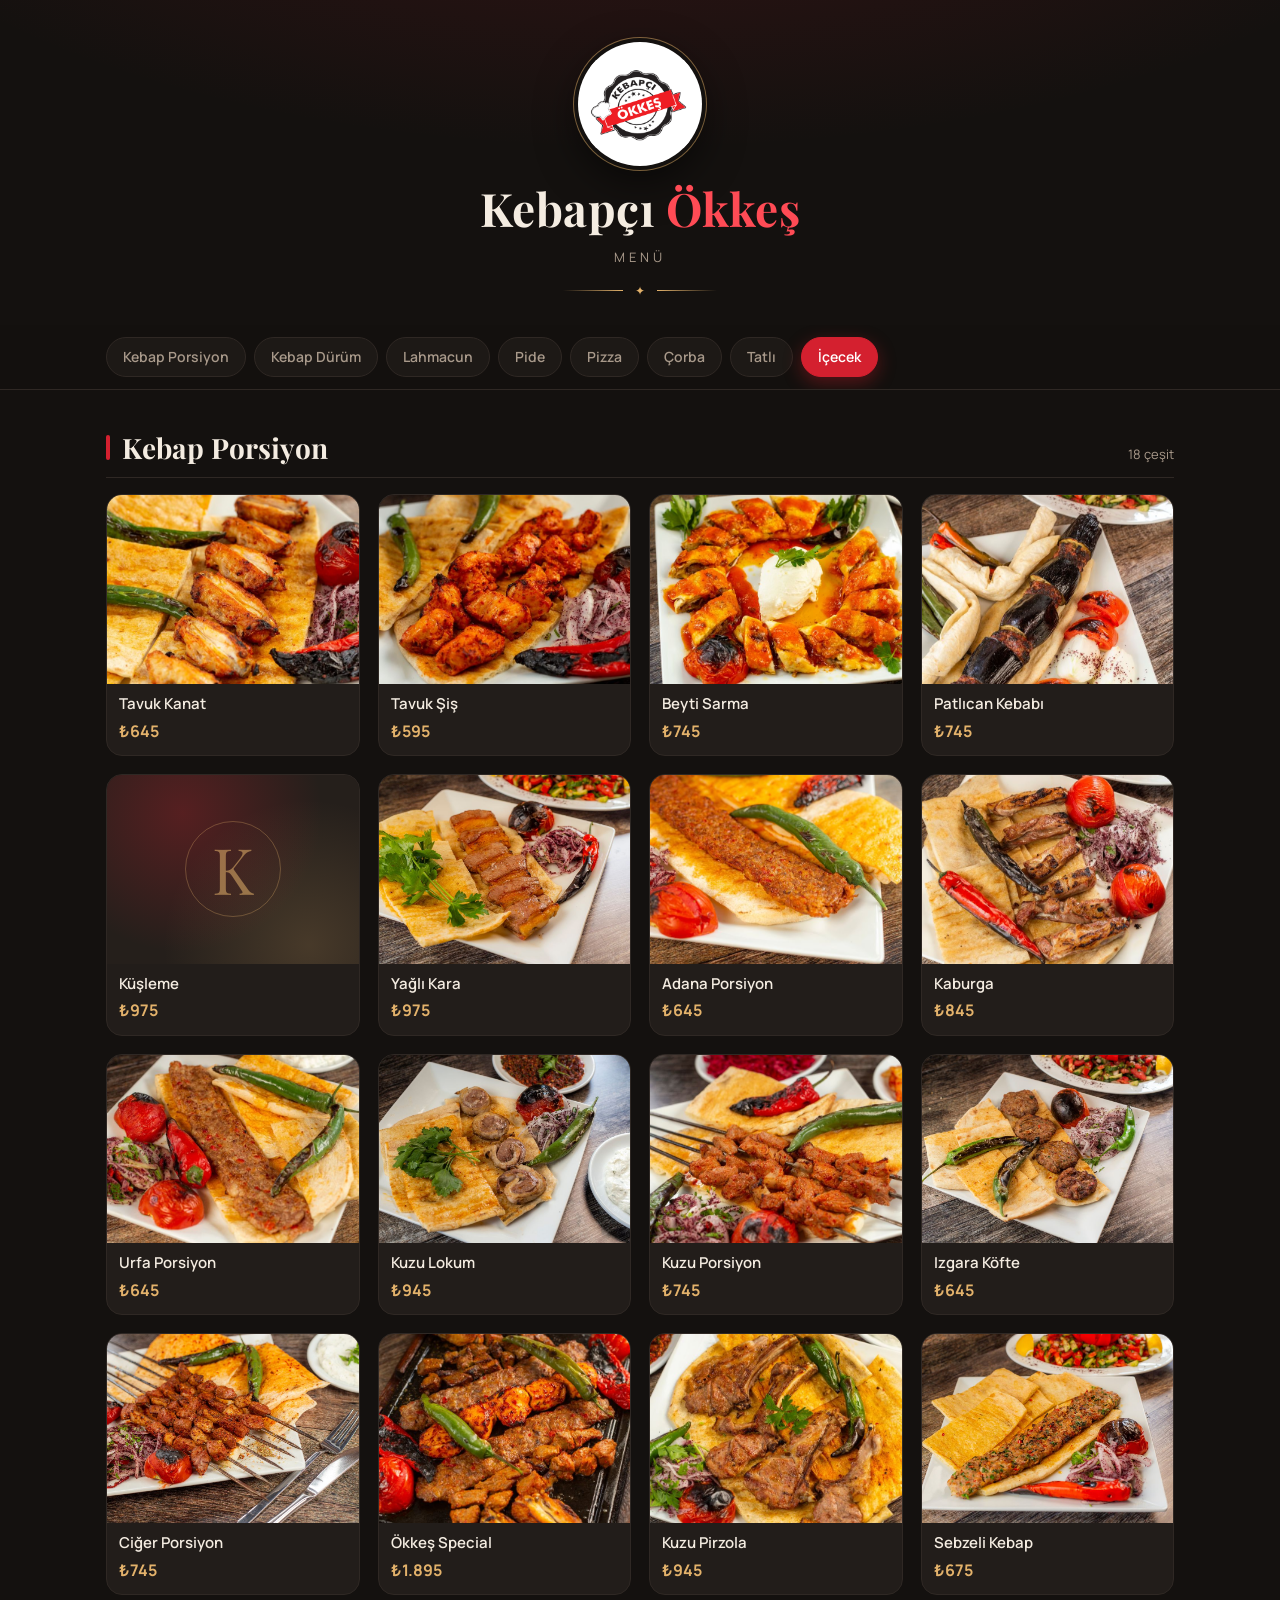
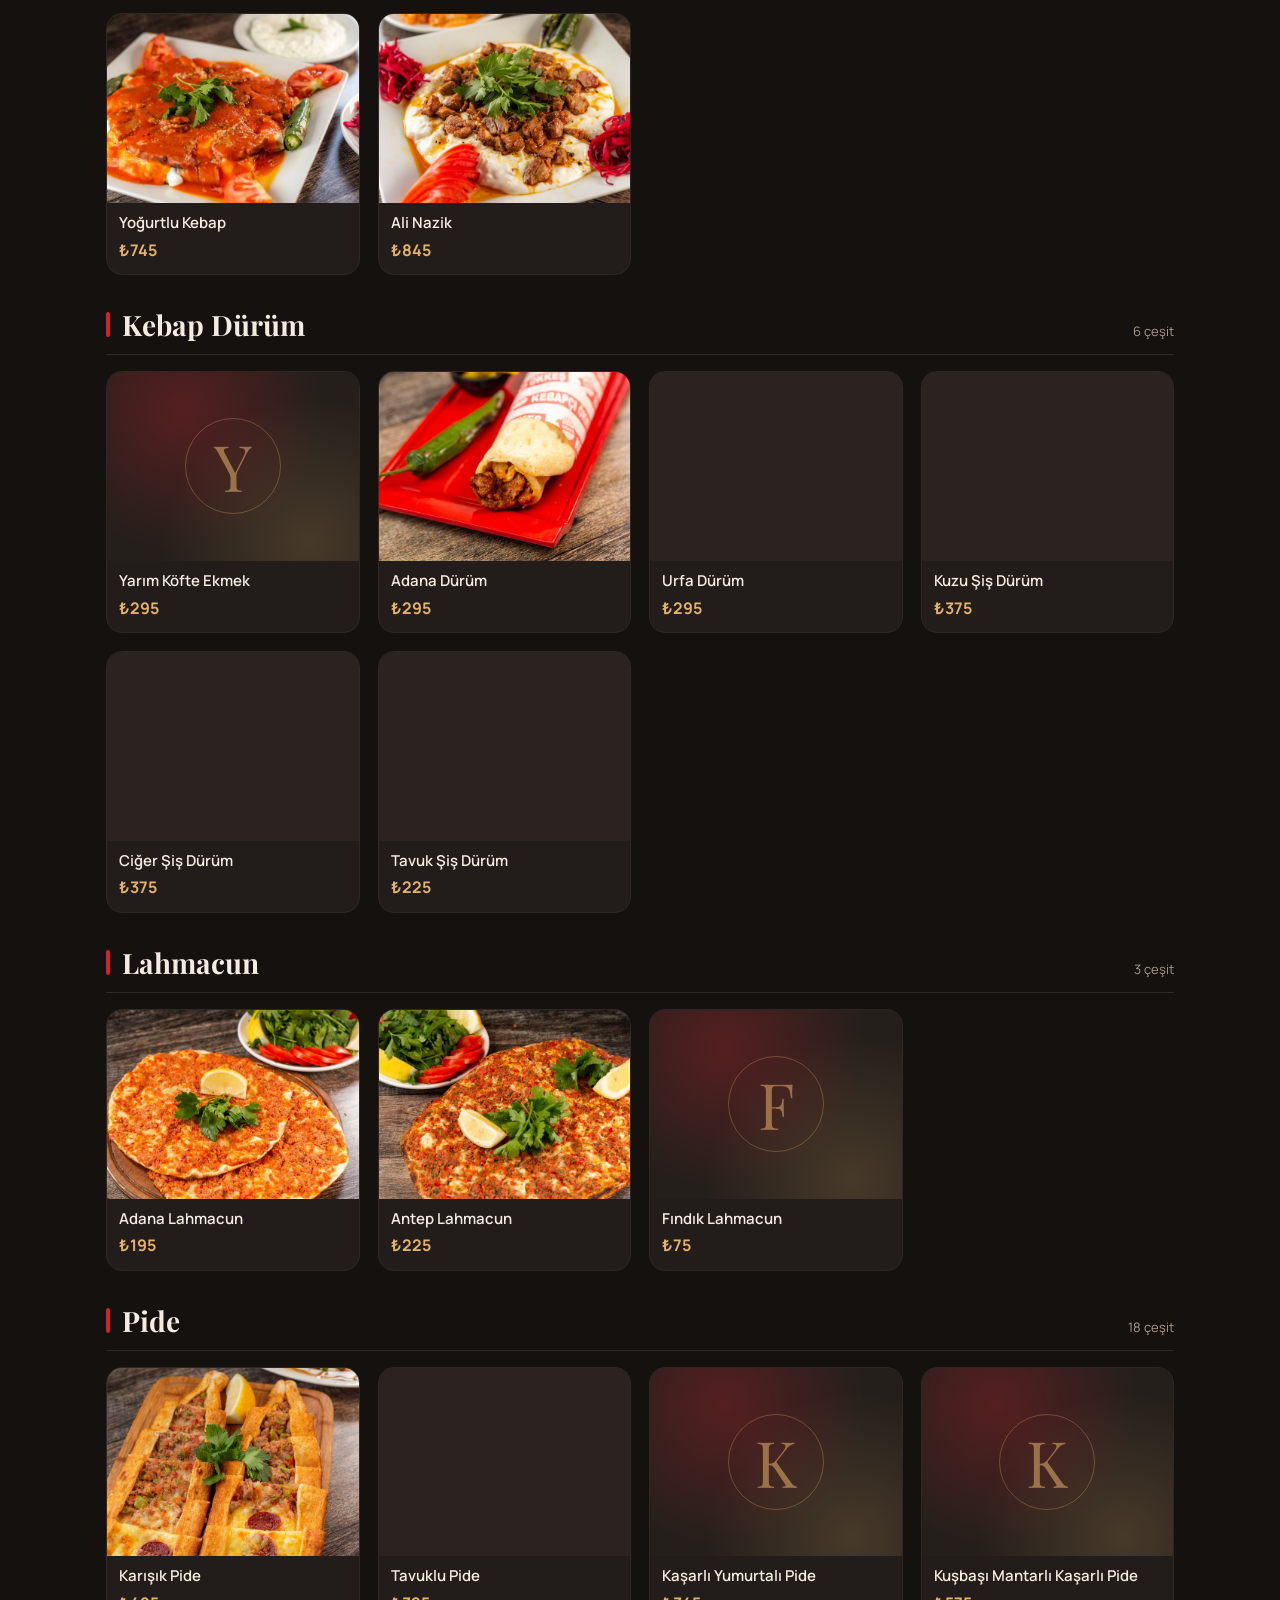
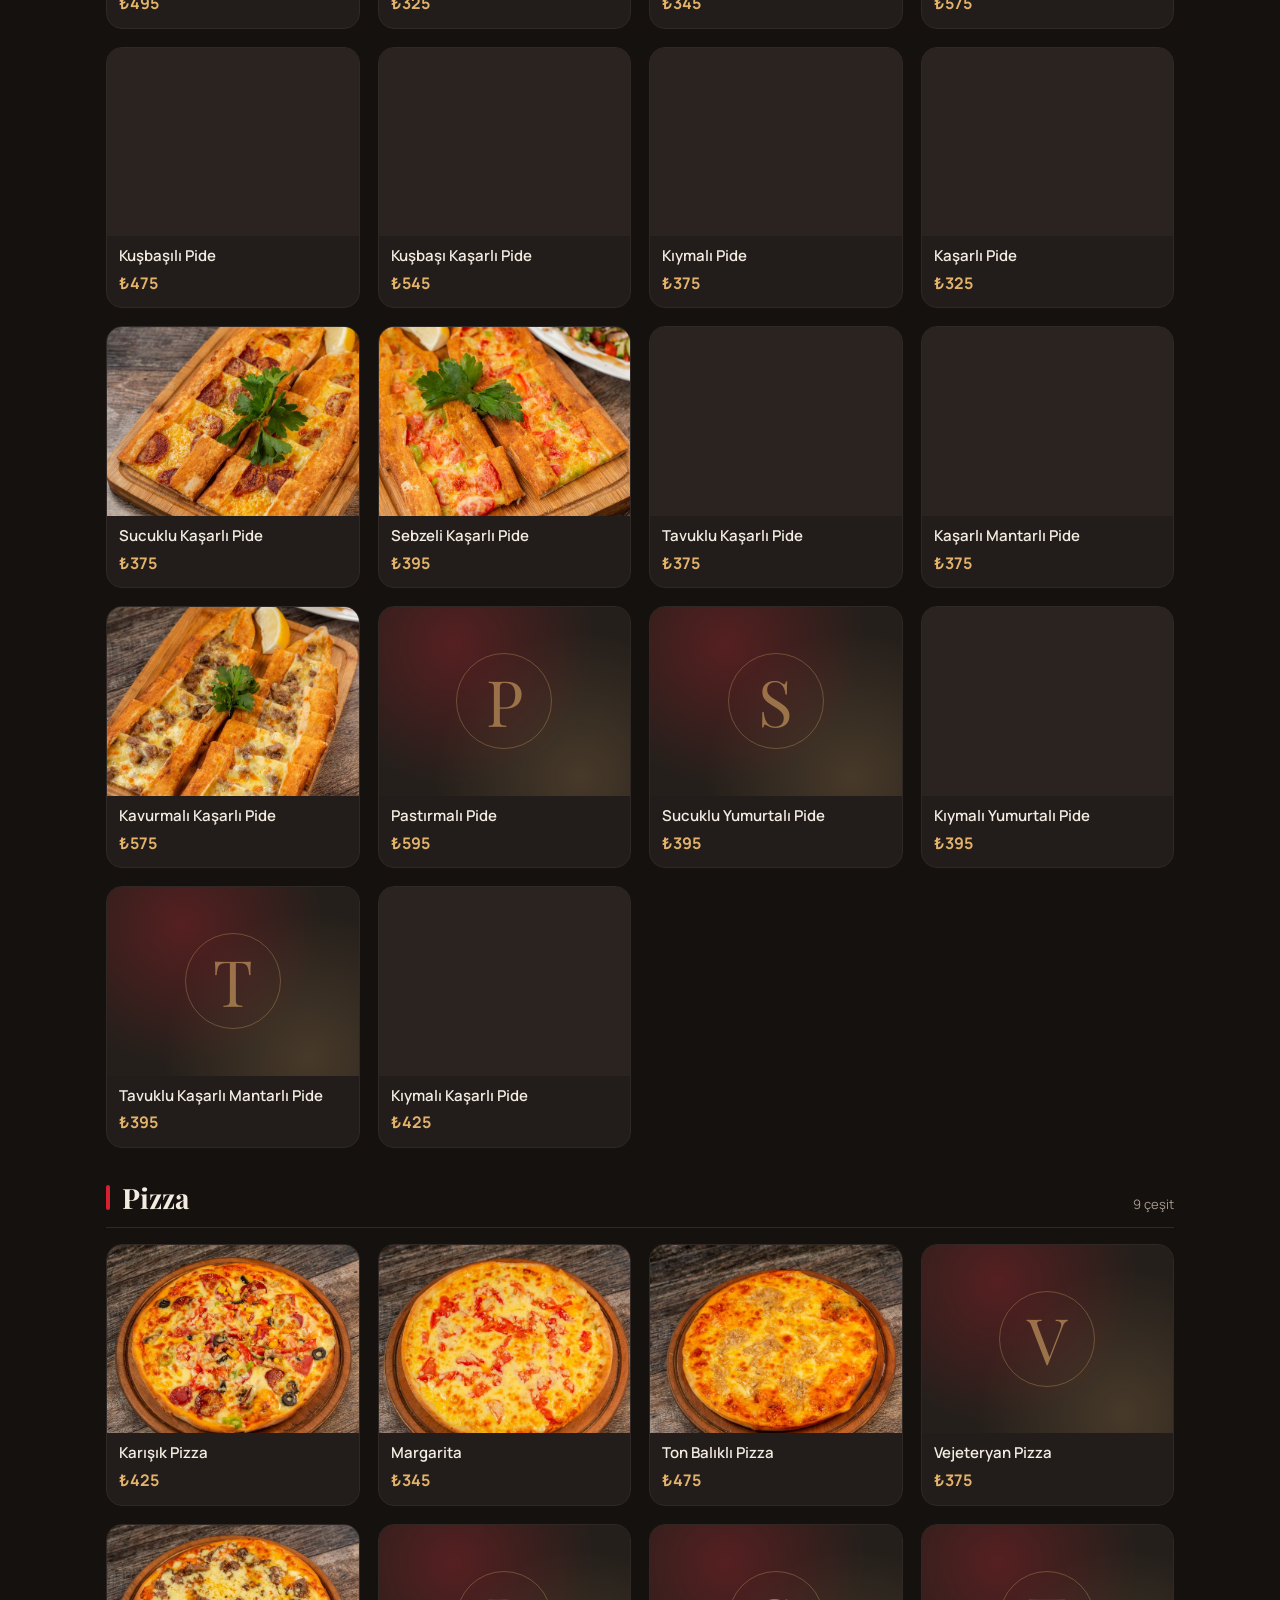
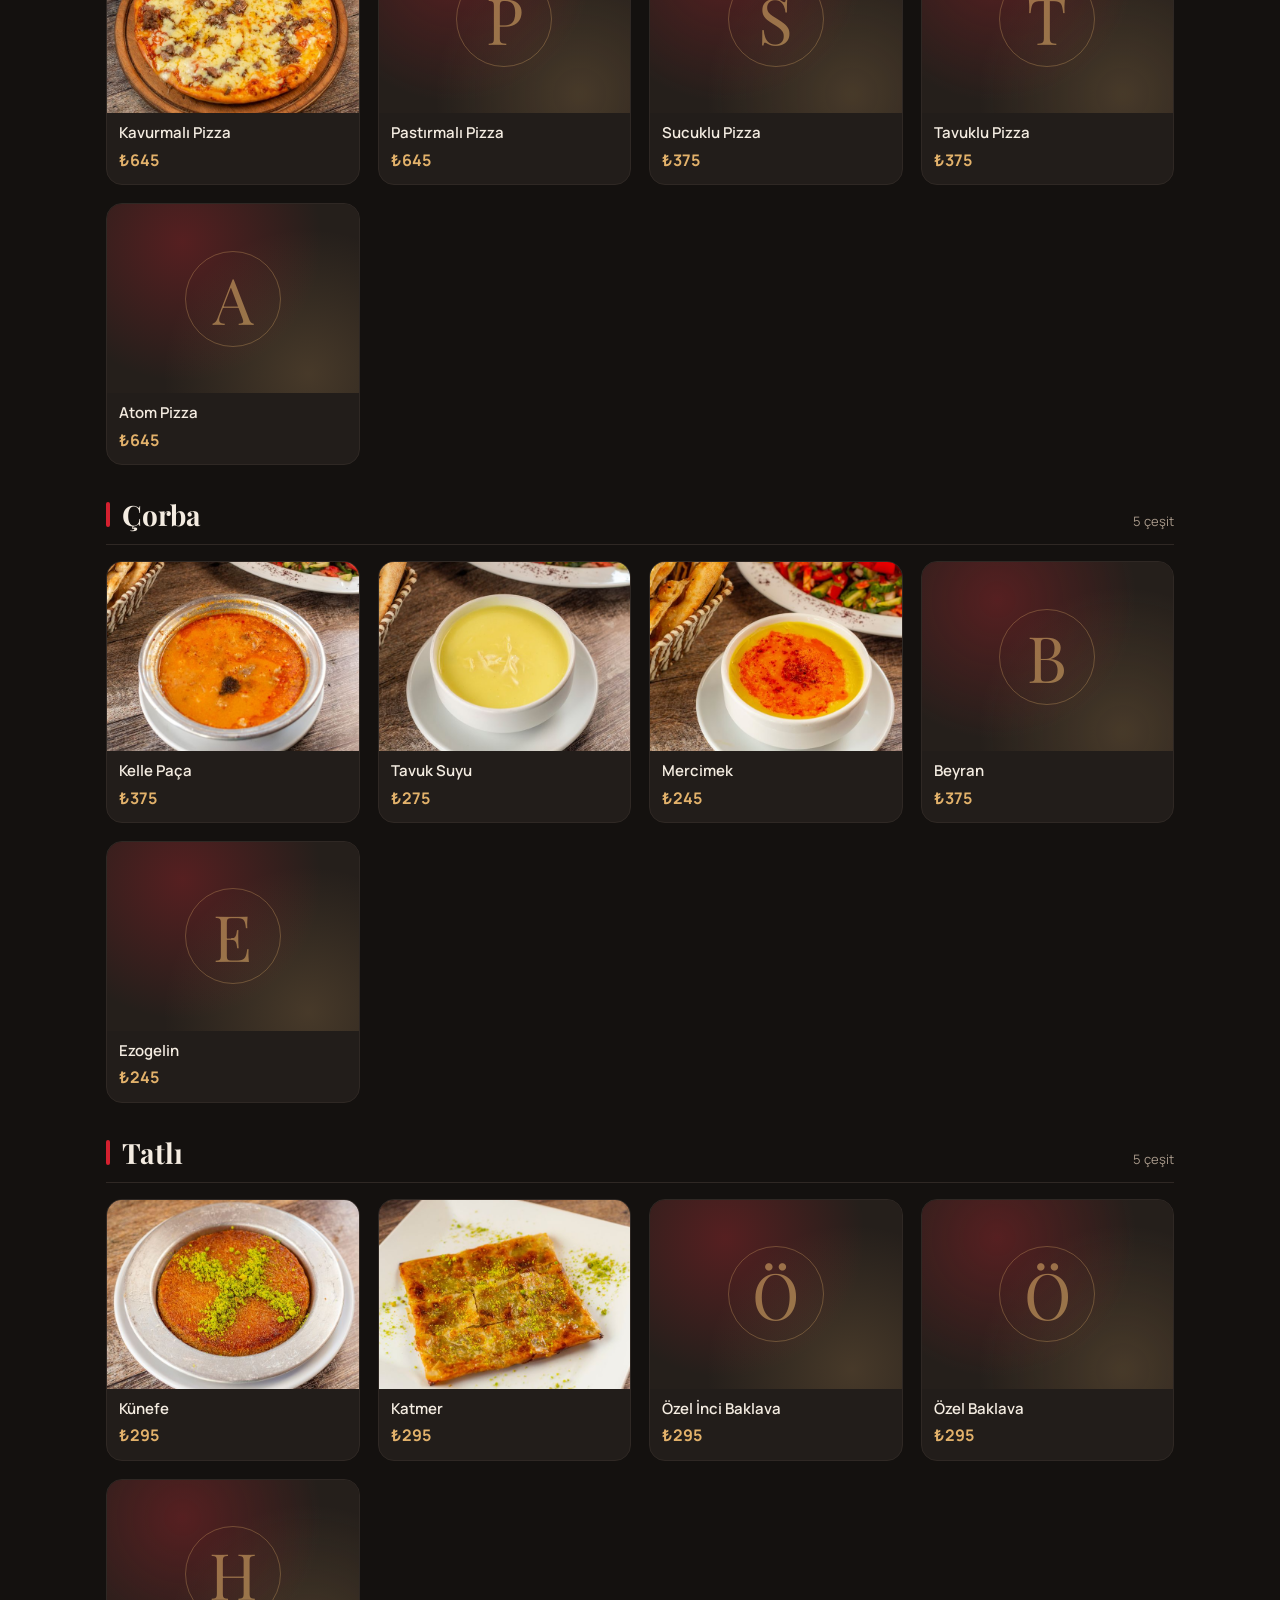
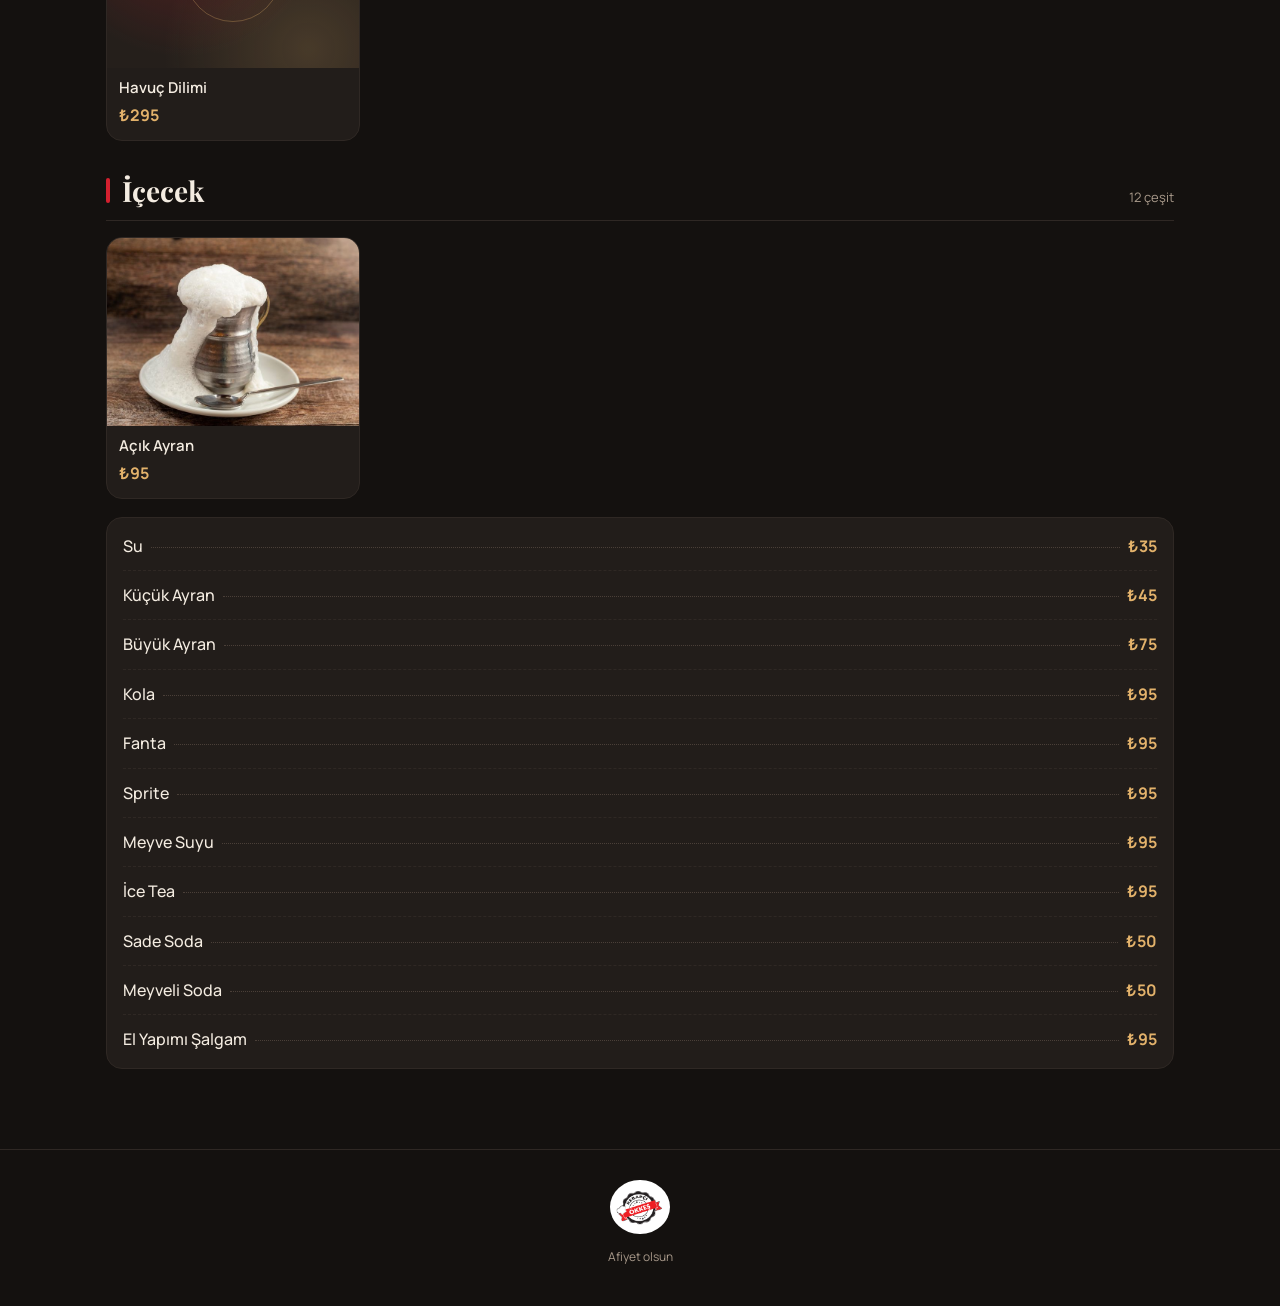
<file: index.html>
<!DOCTYPE html>
<html lang="tr">
<head>
<meta charset="UTF-8">
<meta name="viewport" content="width=device-width, initial-scale=1.0, viewport-fit=cover">
<meta name="theme-color" content="#14110f">
<title>Kebapçı Ökkeş · Menü</title>
<link rel="icon" href="imagess/images.png">
<link rel="preconnect" href="https://fonts.googleapis.com">
<link rel="preconnect" href="https://fonts.gstatic.com" crossorigin>
<link href="https://fonts.googleapis.com/css2?family=Playfair+Display:wght@600;700&family=Manrope:wght@400;500;600;700&display=swap" rel="stylesheet">
<style>
  :root{
    --bg:#14110f; --bg2:#1d1916; --card:#221d1a; --line:#2f2824;
    --text:#f4ece1; --muted:#a8998a; --red:#d4202f; --red2:#ff4b55; --gold:#e3b26b;
    --r:16px;
  }
  *{box-sizing:border-box;margin:0;padding:0}
  html{scroll-behavior:smooth;-webkit-text-size-adjust:100%}
  body{background:var(--bg);color:var(--text);font-family:Manrope,system-ui,-apple-system,"Segoe UI",sans-serif;line-height:1.4;
    background-image:radial-gradient(1200px 500px at 50% -200px,rgba(212,32,47,.18),transparent 70%)}
  a{color:inherit;text-decoration:none}

  /* hero */
  .hero{text-align:center;padding:42px 20px 26px}
  .badge{width:124px;height:124px;border-radius:50%;background:#fff;margin:0 auto;display:grid;place-items:center;overflow:hidden;
    box-shadow:0 0 0 4px var(--bg),0 0 0 5px rgba(227,178,107,.5),0 14px 40px rgba(0,0,0,.6)}
  .badge img{width:100px;height:auto}
  .hero h1{font-family:"Playfair Display",Georgia,serif;font-size:clamp(30px,7vw,46px);letter-spacing:.5px;margin-top:10px}
  .hero h1 span{color:var(--red2)}
  .hero p{color:var(--muted);font-size:13px;letter-spacing:4px;text-transform:uppercase;margin-top:8px}
  .rule{display:flex;align-items:center;gap:12px;justify-content:center;margin-top:16px;color:var(--gold);font-size:12px}
  .rule::before,.rule::after{content:"";height:1px;width:60px;background:linear-gradient(90deg,transparent,var(--gold))}
  .rule::after{transform:scaleX(-1)}

  /* category bar */
  .bar{position:sticky;top:0;z-index:20;background:rgba(20,17,15,.86);backdrop-filter:blur(14px);-webkit-backdrop-filter:blur(14px);
    border-bottom:1px solid var(--line)}
  .chips{display:flex;gap:8px;overflow-x:auto;padding:12px 16px;max-width:1100px;margin:0 auto;scrollbar-width:none}
  .chips::-webkit-scrollbar{display:none}
  .chip{flex:0 0 auto;padding:9px 16px;border-radius:999px;border:1px solid var(--line);background:var(--bg2);
    font-size:14px;font-weight:600;color:var(--muted);transition:.25s}
  .chip:hover{color:var(--text);border-color:#4a3f38}
  .chip.active{background:var(--red);border-color:var(--red);color:#fff;box-shadow:0 6px 18px rgba(212,32,47,.35)}

  /* sections */
  main{max-width:1100px;margin:0 auto;padding:8px 16px 80px}
  .cat{scroll-margin-top:72px;padding-top:30px}
  .cat-head{display:flex;align-items:baseline;justify-content:space-between;gap:10px;margin-bottom:16px;
    padding-bottom:10px;border-bottom:1px solid var(--line)}
  .cat-head h2{font-family:"Playfair Display",Georgia,serif;font-size:28px;position:relative;padding-left:16px}
  .cat-head h2::before{content:"";position:absolute;left:0;top:18%;bottom:18%;width:4px;border-radius:4px;background:var(--red)}
  .count{color:var(--muted);font-size:13px}

  .grid{display:grid;grid-template-columns:repeat(2,1fr);gap:12px}
  @media(min-width:700px){.grid{grid-template-columns:repeat(3,1fr);gap:18px}}
  @media(min-width:1000px){.grid{grid-template-columns:repeat(4,1fr)}}
  .card{background:var(--card);border-radius:var(--r);overflow:hidden;border:1px solid var(--line);cursor:zoom-in;
    transition:transform .25s,box-shadow .25s;display:flex;flex-direction:column}
  .card:hover{transform:translateY(-3px);box-shadow:0 14px 30px rgba(0,0,0,.45)}
  .ph{aspect-ratio:4/3;overflow:hidden;background:#2a231f}
  .ph img{width:100%;height:100%;object-fit:cover;display:block;transition:transform .5s}
  .card:hover .ph img{transform:scale(1.05)}
  .card.plain{cursor:default}
  .noimg{display:grid;place-items:center;padding:14px;text-align:center;
    background:radial-gradient(circle at 30% 20%,rgba(212,32,47,.28),transparent 60%),radial-gradient(circle at 80% 90%,rgba(227,178,107,.18),transparent 55%),#251f1b}
  .noimg span{font-family:"Playfair Display",Georgia,serif;font-size:64px;line-height:1;color:rgba(227,178,107,.55);width:96px;height:96px;display:grid;place-items:center;border:1px solid rgba(227,178,107,.3);border-radius:50%}
  .info{padding:11px 12px 13px;display:flex;flex-direction:column;gap:6px;flex:1;justify-content:space-between}
  .info h3{font-size:15px;font-weight:600;line-height:1.25}
  .price{color:var(--gold);font-weight:700;font-size:16px;white-space:nowrap}

  .list{list-style:none;margin-top:14px;background:var(--card);border:1px solid var(--line);border-radius:var(--r);padding:4px 16px}
  .grid + .list{margin-top:18px}
  .list li{display:flex;align-items:baseline;gap:8px;padding:13px 0;border-bottom:1px dashed var(--line)}
  .list li:last-child{border-bottom:none}
  .list .n{font-weight:500}
  .list .dots{flex:1;border-bottom:1px dotted #4a3f38;transform:translateY(-4px)}

  footer{text-align:center;color:var(--muted);font-size:12px;padding:30px 16px 40px;border-top:1px solid var(--line)}
  footer img{width:60px;background:#fff;border-radius:50%;padding:6px;margin-bottom:10px}

  /* back to top */
  .top{position:fixed;right:16px;bottom:18px;width:46px;height:46px;border-radius:50%;background:var(--red);color:#fff;border:none;
    font-size:20px;box-shadow:0 8px 22px rgba(0,0,0,.5);opacity:0;pointer-events:none;transition:.3s;cursor:pointer;z-index:30}
  .top.show{opacity:1;pointer-events:auto}

  /* lightbox */
  .lb{position:fixed;inset:0;background:rgba(0,0,0,.9);display:none;align-items:center;justify-content:center;flex-direction:column;
    gap:14px;z-index:50;padding:20px;cursor:zoom-out}
  .lb.open{display:flex}
  .lb img{max-width:100%;max-height:78vh;border-radius:12px}
  .lb .cap{font-family:"Playfair Display",Georgia,serif;font-size:22px;text-align:center}
  .lb .cap b{display:block;color:var(--gold);font-family:Manrope,sans-serif;font-size:18px;margin-top:4px}
</style>
</head>
<body>

<header class="hero">
  <div class="badge"><img src="imagess/images.png" alt="Kebapçı Ökkeş"></div>
  <h1>Kebapçı <span>Ökkeş</span></h1>
  <p>Menü</p>
  <div class="rule">✦</div>
</header>

<nav class="bar">
  <div class="chips" id="chips">
      <a href="#kebap_porsiyon" class="chip">Kebap Porsiyon</a>
      <a href="#kebap_durum" class="chip">Kebap Dürüm</a>
      <a href="#lahmacun" class="chip">Lahmacun</a>
      <a href="#pide" class="chip">Pide</a>
      <a href="#pizza" class="chip">Pizza</a>
      <a href="#corba" class="chip">Çorba</a>
      <a href="#tatli" class="chip">Tatlı</a>
      <a href="#icecek" class="chip">İçecek</a>
  </div>
</nav>

<main>
  <section id="kebap_porsiyon" class="cat">
    <header class="cat-head"><h2>Kebap Porsiyon</h2><span class="count">18 çeşit</span></header>
    <div class="grid">
      <article class="card" data-full="imagess/tavuk_kanat.JPG">
        <div class="ph"><img src="imagess/tavuk_kanat.JPG" alt="Tavuk Kanat" loading="lazy" decoding="async"></div>
        <div class="info"><h3>Tavuk Kanat</h3><span class="price">₺645</span></div>
      </article>
      <article class="card" data-full="imagess/tavuk_sis_posiyon.JPG">
        <div class="ph"><img src="imagess/tavuk_sis_posiyon.JPG" alt="Tavuk Şiş" loading="lazy" decoding="async"></div>
        <div class="info"><h3>Tavuk Şiş</h3><span class="price">₺595</span></div>
      </article>
      <article class="card" data-full="imagess/beyti_sarma.JPG">
        <div class="ph"><img src="imagess/beyti_sarma.JPG" alt="Beyti Sarma" loading="lazy" decoding="async"></div>
        <div class="info"><h3>Beyti Sarma</h3><span class="price">₺745</span></div>
      </article>
      <article class="card" data-full="imagess/patlican_kebap.JPG">
        <div class="ph"><img src="imagess/patlican_kebap.JPG" alt="Patlıcan Kebabı" loading="lazy" decoding="async"></div>
        <div class="info"><h3>Patlıcan Kebabı</h3><span class="price">₺745</span></div>
      </article>
      <article class="card plain" data-full="">
        <div class="ph noimg"><span>K</span></div>
        <div class="info"><h3>Küşleme</h3><span class="price">₺975</span></div>
      </article>
      <article class="card" data-full="imagess/yagli_kara.JPG">
        <div class="ph"><img src="imagess/yagli_kara.JPG" alt="Yağlı Kara" loading="lazy" decoding="async"></div>
        <div class="info"><h3>Yağlı Kara</h3><span class="price">₺975</span></div>
      </article>
      <article class="card" data-full="imagess/adana_kebap.JPG">
        <div class="ph"><img src="imagess/adana_kebap.JPG" alt="Adana Porsiyon" loading="lazy" decoding="async"></div>
        <div class="info"><h3>Adana Porsiyon</h3><span class="price">₺645</span></div>
      </article>
      <article class="card" data-full="imagess/kaburga.JPG">
        <div class="ph"><img src="imagess/kaburga.JPG" alt="Kaburga" loading="lazy" decoding="async"></div>
        <div class="info"><h3>Kaburga</h3><span class="price">₺845</span></div>
      </article>
      <article class="card" data-full="imagess/urfa_porsiyon.JPG">
        <div class="ph"><img src="imagess/urfa_porsiyon.JPG" alt="Urfa Porsiyon" loading="lazy" decoding="async"></div>
        <div class="info"><h3>Urfa Porsiyon</h3><span class="price">₺645</span></div>
      </article>
      <article class="card" data-full="imagess/kuzu_lokum.JPG">
        <div class="ph"><img src="imagess/kuzu_lokum.JPG" alt="Kuzu Lokum" loading="lazy" decoding="async"></div>
        <div class="info"><h3>Kuzu Lokum</h3><span class="price">₺945</span></div>
      </article>
      <article class="card" data-full="imagess/kuzu_sis_porsiyon.JPG">
        <div class="ph"><img src="imagess/kuzu_sis_porsiyon.JPG" alt="Kuzu Porsiyon" loading="lazy" decoding="async"></div>
        <div class="info"><h3>Kuzu Porsiyon</h3><span class="price">₺745</span></div>
      </article>
      <article class="card" data-full="imagess/izgara_kofte.JPG">
        <div class="ph"><img src="imagess/izgara_kofte.JPG" alt="Izgara Köfte" loading="lazy" decoding="async"></div>
        <div class="info"><h3>Izgara Köfte</h3><span class="price">₺645</span></div>
      </article>
      <article class="card" data-full="imagess/ciger_sis_posiyon.JPG">
        <div class="ph"><img src="imagess/ciger_sis_posiyon.JPG" alt="Ciğer Porsiyon" loading="lazy" decoding="async"></div>
        <div class="info"><h3>Ciğer Porsiyon</h3><span class="price">₺745</span></div>
      </article>
      <article class="card" data-full="imagess/okkes_special.JPG">
        <div class="ph"><img src="imagess/okkes_special.JPG" alt="Ökkeş Special" loading="lazy" decoding="async"></div>
        <div class="info"><h3>Ökkeş Special</h3><span class="price">₺1.895</span></div>
      </article>
      <article class="card" data-full="imagess/kuzu_pirzola.JPG">
        <div class="ph"><img src="imagess/kuzu_pirzola.JPG" alt="Kuzu Pirzola" loading="lazy" decoding="async"></div>
        <div class="info"><h3>Kuzu Pirzola</h3><span class="price">₺945</span></div>
      </article>
      <article class="card" data-full="imagess/sebzeli_kebap.JPG">
        <div class="ph"><img src="imagess/sebzeli_kebap.JPG" alt="Sebzeli Kebap" loading="lazy" decoding="async"></div>
        <div class="info"><h3>Sebzeli Kebap</h3><span class="price">₺675</span></div>
      </article>
      <article class="card" data-full="imagess/yogurtlu_kebap.JPG">
        <div class="ph"><img src="imagess/yogurtlu_kebap.JPG" alt="Yoğurtlu Kebap" loading="lazy" decoding="async"></div>
        <div class="info"><h3>Yoğurtlu Kebap</h3><span class="price">₺745</span></div>
      </article>
      <article class="card" data-full="imagess/ali_nazik.JPG">
        <div class="ph"><img src="imagess/ali_nazik.JPG" alt="Ali Nazik" loading="lazy" decoding="async"></div>
        <div class="info"><h3>Ali Nazik</h3><span class="price">₺845</span></div>
      </article>
    </div>
  </section>

  <section id="kebap_durum" class="cat">
    <header class="cat-head"><h2>Kebap Dürüm</h2><span class="count">6 çeşit</span></header>
    <div class="grid">
      <article class="card plain" data-full="">
        <div class="ph noimg"><span>Y</span></div>
        <div class="info"><h3>Yarım Köfte Ekmek</h3><span class="price">₺295</span></div>
      </article>
      <article class="card" data-full="imagess/adana_durum.JPG">
        <div class="ph"><img src="imagess/adana_durum.JPG" alt="Adana Dürüm" loading="lazy" decoding="async"></div>
        <div class="info"><h3>Adana Dürüm</h3><span class="price">₺295</span></div>
      </article>
      <article class="card" data-full="imagess/urfa_durum.JPG">
        <div class="ph"><img src="imagess/urfa_durum.JPG" alt="Urfa Dürüm" loading="lazy" decoding="async"></div>
        <div class="info"><h3>Urfa Dürüm</h3><span class="price">₺295</span></div>
      </article>
      <article class="card" data-full="imagess/kuzu_sis_durum.JPG">
        <div class="ph"><img src="imagess/kuzu_sis_durum.JPG" alt="Kuzu Şiş Dürüm" loading="lazy" decoding="async"></div>
        <div class="info"><h3>Kuzu Şiş Dürüm</h3><span class="price">₺375</span></div>
      </article>
      <article class="card" data-full="imagess/ciger_sis_durum.JPG">
        <div class="ph"><img src="imagess/ciger_sis_durum.JPG" alt="Ciğer Şiş Dürüm" loading="lazy" decoding="async"></div>
        <div class="info"><h3>Ciğer Şiş Dürüm</h3><span class="price">₺375</span></div>
      </article>
      <article class="card" data-full="imagess/tavuk_sis_durum.JPG">
        <div class="ph"><img src="imagess/tavuk_sis_durum.JPG" alt="Tavuk Şiş Dürüm" loading="lazy" decoding="async"></div>
        <div class="info"><h3>Tavuk Şiş Dürüm</h3><span class="price">₺225</span></div>
      </article>
    </div>
  </section>

  <section id="lahmacun" class="cat">
    <header class="cat-head"><h2>Lahmacun</h2><span class="count">3 çeşit</span></header>
    <div class="grid">
      <article class="card" data-full="imagess/adana_lahmacun.JPG">
        <div class="ph"><img src="imagess/adana_lahmacun.JPG" alt="Adana Lahmacun" loading="lazy" decoding="async"></div>
        <div class="info"><h3>Adana Lahmacun</h3><span class="price">₺195</span></div>
      </article>
      <article class="card" data-full="imagess/antep_lahmacun.JPG">
        <div class="ph"><img src="imagess/antep_lahmacun.JPG" alt="Antep Lahmacun" loading="lazy" decoding="async"></div>
        <div class="info"><h3>Antep Lahmacun</h3><span class="price">₺225</span></div>
      </article>
      <article class="card plain" data-full="">
        <div class="ph noimg"><span>F</span></div>
        <div class="info"><h3>Fındık Lahmacun</h3><span class="price">₺75</span></div>
      </article>
    </div>
  </section>

  <section id="pide" class="cat">
    <header class="cat-head"><h2>Pide</h2><span class="count">18 çeşit</span></header>
    <div class="grid">
      <article class="card" data-full="imagess/karisik_pide.JPG">
        <div class="ph"><img src="imagess/karisik_pide.JPG" alt="Karışık Pide" loading="lazy" decoding="async"></div>
        <div class="info"><h3>Karışık Pide</h3><span class="price">₺495</span></div>
      </article>
      <article class="card" data-full="imagess/tavuklu_pide.JPG">
        <div class="ph"><img src="imagess/tavuklu_pide.JPG" alt="Tavuklu Pide" loading="lazy" decoding="async"></div>
        <div class="info"><h3>Tavuklu Pide</h3><span class="price">₺325</span></div>
      </article>
      <article class="card plain" data-full="">
        <div class="ph noimg"><span>K</span></div>
        <div class="info"><h3>Kaşarlı Yumurtalı Pide</h3><span class="price">₺345</span></div>
      </article>
      <article class="card plain" data-full="">
        <div class="ph noimg"><span>K</span></div>
        <div class="info"><h3>Kuşbaşı Mantarlı Kaşarlı Pide</h3><span class="price">₺575</span></div>
      </article>
      <article class="card" data-full="imagess/kusbasili_pide.JPG">
        <div class="ph"><img src="imagess/kusbasili_pide.JPG" alt="Kuşbaşılı Pide" loading="lazy" decoding="async"></div>
        <div class="info"><h3>Kuşbaşılı Pide</h3><span class="price">₺475</span></div>
      </article>
      <article class="card" data-full="imagess/kusbasi_kasarli_pide.JPG">
        <div class="ph"><img src="imagess/kusbasi_kasarli_pide.JPG" alt="Kuşbaşı Kaşarlı Pide" loading="lazy" decoding="async"></div>
        <div class="info"><h3>Kuşbaşı Kaşarlı Pide</h3><span class="price">₺545</span></div>
      </article>
      <article class="card" data-full="imagess/kiymali_pide.JPG">
        <div class="ph"><img src="imagess/kiymali_pide.JPG" alt="Kıymalı Pide" loading="lazy" decoding="async"></div>
        <div class="info"><h3>Kıymalı Pide</h3><span class="price">₺375</span></div>
      </article>
      <article class="card" data-full="imagess/kasarli_pide.JPG">
        <div class="ph"><img src="imagess/kasarli_pide.JPG" alt="Kaşarlı Pide" loading="lazy" decoding="async"></div>
        <div class="info"><h3>Kaşarlı Pide</h3><span class="price">₺325</span></div>
      </article>
      <article class="card" data-full="imagess/sucuk_kasarli_pide.JPG">
        <div class="ph"><img src="imagess/sucuk_kasarli_pide.JPG" alt="Sucuklu Kaşarlı Pide" loading="lazy" decoding="async"></div>
        <div class="info"><h3>Sucuklu Kaşarlı Pide</h3><span class="price">₺375</span></div>
      </article>
      <article class="card" data-full="imagess/sebzeli_kasarli_pide.JPG">
        <div class="ph"><img src="imagess/sebzeli_kasarli_pide.JPG" alt="Sebzeli Kaşarlı Pide" loading="lazy" decoding="async"></div>
        <div class="info"><h3>Sebzeli Kaşarlı Pide</h3><span class="price">₺395</span></div>
      </article>
      <article class="card" data-full="imagess/tavuk_kasarli_pide.JPG">
        <div class="ph"><img src="imagess/tavuk_kasarli_pide.JPG" alt="Tavuklu Kaşarlı Pide" loading="lazy" decoding="async"></div>
        <div class="info"><h3>Tavuklu Kaşarlı Pide</h3><span class="price">₺375</span></div>
      </article>
      <article class="card" data-full="imagess/mantarli_kasarli_pide.JPG">
        <div class="ph"><img src="imagess/mantarli_kasarli_pide.JPG" alt="Kaşarlı Mantarlı Pide" loading="lazy" decoding="async"></div>
        <div class="info"><h3>Kaşarlı Mantarlı Pide</h3><span class="price">₺375</span></div>
      </article>
      <article class="card" data-full="imagess/kavurmali_kasarli_pide.JPG">
        <div class="ph"><img src="imagess/kavurmali_kasarli_pide.JPG" alt="Kavurmalı Kaşarlı Pide" loading="lazy" decoding="async"></div>
        <div class="info"><h3>Kavurmalı Kaşarlı Pide</h3><span class="price">₺575</span></div>
      </article>
      <article class="card plain" data-full="">
        <div class="ph noimg"><span>P</span></div>
        <div class="info"><h3>Pastırmalı Pide</h3><span class="price">₺595</span></div>
      </article>
      <article class="card plain" data-full="">
        <div class="ph noimg"><span>S</span></div>
        <div class="info"><h3>Sucuklu Yumurtalı Pide</h3><span class="price">₺395</span></div>
      </article>
      <article class="card" data-full="imagess/kiymali_yumurtali_pide.JPG">
        <div class="ph"><img src="imagess/kiymali_yumurtali_pide.JPG" alt="Kıymalı Yumurtalı Pide" loading="lazy" decoding="async"></div>
        <div class="info"><h3>Kıymalı Yumurtalı Pide</h3><span class="price">₺395</span></div>
      </article>
      <article class="card plain" data-full="">
        <div class="ph noimg"><span>T</span></div>
        <div class="info"><h3>Tavuklu Kaşarlı Mantarlı Pide</h3><span class="price">₺395</span></div>
      </article>
      <article class="card" data-full="imagess/kiymali_kasarli_pide.JPG">
        <div class="ph"><img src="imagess/kiymali_kasarli_pide.JPG" alt="Kıymalı Kaşarlı Pide" loading="lazy" decoding="async"></div>
        <div class="info"><h3>Kıymalı Kaşarlı Pide</h3><span class="price">₺425</span></div>
      </article>
    </div>
  </section>

  <section id="pizza" class="cat">
    <header class="cat-head"><h2>Pizza</h2><span class="count">9 çeşit</span></header>
    <div class="grid">
      <article class="card" data-full="imagess/karisik_pizza.JPG">
        <div class="ph"><img src="imagess/karisik_pizza.JPG" alt="Karışık Pizza" loading="lazy" decoding="async"></div>
        <div class="info"><h3>Karışık Pizza</h3><span class="price">₺425</span></div>
      </article>
      <article class="card" data-full="imagess/margarita_pizza.JPG">
        <div class="ph"><img src="imagess/margarita_pizza.JPG" alt="Margarita" loading="lazy" decoding="async"></div>
        <div class="info"><h3>Margarita</h3><span class="price">₺345</span></div>
      </article>
      <article class="card" data-full="imagess/ton_balikli_pizza.JPG">
        <div class="ph"><img src="imagess/ton_balikli_pizza.JPG" alt="Ton Balıklı Pizza" loading="lazy" decoding="async"></div>
        <div class="info"><h3>Ton Balıklı Pizza</h3><span class="price">₺475</span></div>
      </article>
      <article class="card plain" data-full="">
        <div class="ph noimg"><span>V</span></div>
        <div class="info"><h3>Vejeteryan Pizza</h3><span class="price">₺375</span></div>
      </article>
      <article class="card" data-full="imagess/kavurmali_pizza.JPG">
        <div class="ph"><img src="imagess/kavurmali_pizza.JPG" alt="Kavurmalı Pizza" loading="lazy" decoding="async"></div>
        <div class="info"><h3>Kavurmalı Pizza</h3><span class="price">₺645</span></div>
      </article>
      <article class="card plain" data-full="">
        <div class="ph noimg"><span>P</span></div>
        <div class="info"><h3>Pastırmalı Pizza</h3><span class="price">₺645</span></div>
      </article>
      <article class="card plain" data-full="">
        <div class="ph noimg"><span>S</span></div>
        <div class="info"><h3>Sucuklu Pizza</h3><span class="price">₺375</span></div>
      </article>
      <article class="card plain" data-full="">
        <div class="ph noimg"><span>T</span></div>
        <div class="info"><h3>Tavuklu Pizza</h3><span class="price">₺375</span></div>
      </article>
      <article class="card plain" data-full="">
        <div class="ph noimg"><span>A</span></div>
        <div class="info"><h3>Atom Pizza</h3><span class="price">₺645</span></div>
      </article>
    </div>
  </section>

  <section id="corba" class="cat">
    <header class="cat-head"><h2>Çorba</h2><span class="count">5 çeşit</span></header>
    <div class="grid">
      <article class="card" data-full="imagess/kelle_paca.JPG">
        <div class="ph"><img src="imagess/kelle_paca.JPG" alt="Kelle Paça" loading="lazy" decoding="async"></div>
        <div class="info"><h3>Kelle Paça</h3><span class="price">₺375</span></div>
      </article>
      <article class="card" data-full="imagess/tavuk_suyu_corba.JPG">
        <div class="ph"><img src="imagess/tavuk_suyu_corba.JPG" alt="Tavuk Suyu" loading="lazy" decoding="async"></div>
        <div class="info"><h3>Tavuk Suyu</h3><span class="price">₺275</span></div>
      </article>
      <article class="card" data-full="imagess/mercimek_corba.JPG">
        <div class="ph"><img src="imagess/mercimek_corba.JPG" alt="Mercimek" loading="lazy" decoding="async"></div>
        <div class="info"><h3>Mercimek</h3><span class="price">₺245</span></div>
      </article>
      <article class="card plain" data-full="">
        <div class="ph noimg"><span>B</span></div>
        <div class="info"><h3>Beyran</h3><span class="price">₺375</span></div>
      </article>
      <article class="card plain" data-full="">
        <div class="ph noimg"><span>E</span></div>
        <div class="info"><h3>Ezogelin</h3><span class="price">₺245</span></div>
      </article>
    </div>
  </section>

  <section id="tatli" class="cat">
    <header class="cat-head"><h2>Tatlı</h2><span class="count">5 çeşit</span></header>
    <div class="grid">
      <article class="card" data-full="imagess/kunefe.JPG">
        <div class="ph"><img src="imagess/kunefe.JPG" alt="Künefe" loading="lazy" decoding="async"></div>
        <div class="info"><h3>Künefe</h3><span class="price">₺295</span></div>
      </article>
      <article class="card" data-full="imagess/katmer.JPG">
        <div class="ph"><img src="imagess/katmer.JPG" alt="Katmer" loading="lazy" decoding="async"></div>
        <div class="info"><h3>Katmer</h3><span class="price">₺295</span></div>
      </article>
      <article class="card plain" data-full="">
        <div class="ph noimg"><span>Ö</span></div>
        <div class="info"><h3>Özel İnci Baklava</h3><span class="price">₺295</span></div>
      </article>
      <article class="card plain" data-full="">
        <div class="ph noimg"><span>Ö</span></div>
        <div class="info"><h3>Özel Baklava</h3><span class="price">₺295</span></div>
      </article>
      <article class="card plain" data-full="">
        <div class="ph noimg"><span>H</span></div>
        <div class="info"><h3>Havuç Dilimi</h3><span class="price">₺295</span></div>
      </article>
    </div>
  </section>

  <section id="icecek" class="cat">
    <header class="cat-head"><h2>İçecek</h2><span class="count">12 çeşit</span></header>
    <div class="grid">
      <article class="card" data-full="imagess/yayik_ayran.JPG">
        <div class="ph"><img src="imagess/yayik_ayran.JPG" alt="Açık Ayran" loading="lazy" decoding="async"></div>
        <div class="info"><h3>Açık Ayran</h3><span class="price">₺95</span></div>
      </article>
    </div>
    <ul class="list">
      <li><span class="n">Su</span><span class="dots"></span><span class="price">₺35</span></li>
      <li><span class="n">Küçük Ayran</span><span class="dots"></span><span class="price">₺45</span></li>
      <li><span class="n">Büyük Ayran</span><span class="dots"></span><span class="price">₺75</span></li>
      <li><span class="n">Kola</span><span class="dots"></span><span class="price">₺95</span></li>
      <li><span class="n">Fanta</span><span class="dots"></span><span class="price">₺95</span></li>
      <li><span class="n">Sprite</span><span class="dots"></span><span class="price">₺95</span></li>
      <li><span class="n">Meyve Suyu</span><span class="dots"></span><span class="price">₺95</span></li>
      <li><span class="n">İce Tea</span><span class="dots"></span><span class="price">₺95</span></li>
      <li><span class="n">Sade Soda</span><span class="dots"></span><span class="price">₺50</span></li>
      <li><span class="n">Meyveli Soda</span><span class="dots"></span><span class="price">₺50</span></li>
      <li><span class="n">El Yapımı Şalgam</span><span class="dots"></span><span class="price">₺95</span></li>
    </ul>
  </section>
</main>

<footer>
  <img src="imagess/images.png" alt="">
  <div>Afiyet olsun</div>
</footer>

<button class="top" id="top" aria-label="Yukarı çık">↑</button>
<div class="lb" id="lb"><img alt=""><div class="cap"></div></div>

<script>
(function(){
  // Aktif kategoriyi işaretle
  const chips=[...document.querySelectorAll('.chip')];
  const bar=document.getElementById('chips');
  function setActive(id){
    chips.forEach(c=>{
      const on=c.getAttribute('href')==='#'+id;
      c.classList.toggle('active',on);
      if(on) bar.scrollTo({left:c.offsetLeft-bar.clientWidth/2+c.clientWidth/2,behavior:'smooth'});
    });
  }
  const obs=new IntersectionObserver(es=>{
    es.forEach(e=>{ if(e.isIntersecting) setActive(e.target.id); });
  },{rootMargin:'-80px 0px -65% 0px'});
  document.querySelectorAll('.cat').forEach(s=>obs.observe(s));
  if(chips[0]) chips[0].classList.add('active');

  // Yukarı çık
  const topBtn=document.getElementById('top');
  addEventListener('scroll',()=>topBtn.classList.toggle('show',scrollY>600),{passive:true});
  topBtn.onclick=()=>scrollTo({top:0,behavior:'smooth'});

  // Fotoğrafı büyüt
  const lb=document.getElementById('lb');
  document.querySelectorAll('.card:not(.plain)').forEach(c=>c.addEventListener('click',()=>{
    lb.querySelector('img').src=c.dataset.full;
    lb.querySelector('.cap').innerHTML=c.querySelector('h3').textContent+'<b>'+c.querySelector('.price').textContent+'</b>';
    lb.classList.add('open');
  }));
  lb.onclick=()=>lb.classList.remove('open');
  addEventListener('keydown',e=>{ if(e.key==='Escape') lb.classList.remove('open'); });
})();
</script>
</body>
</html>
</file>
